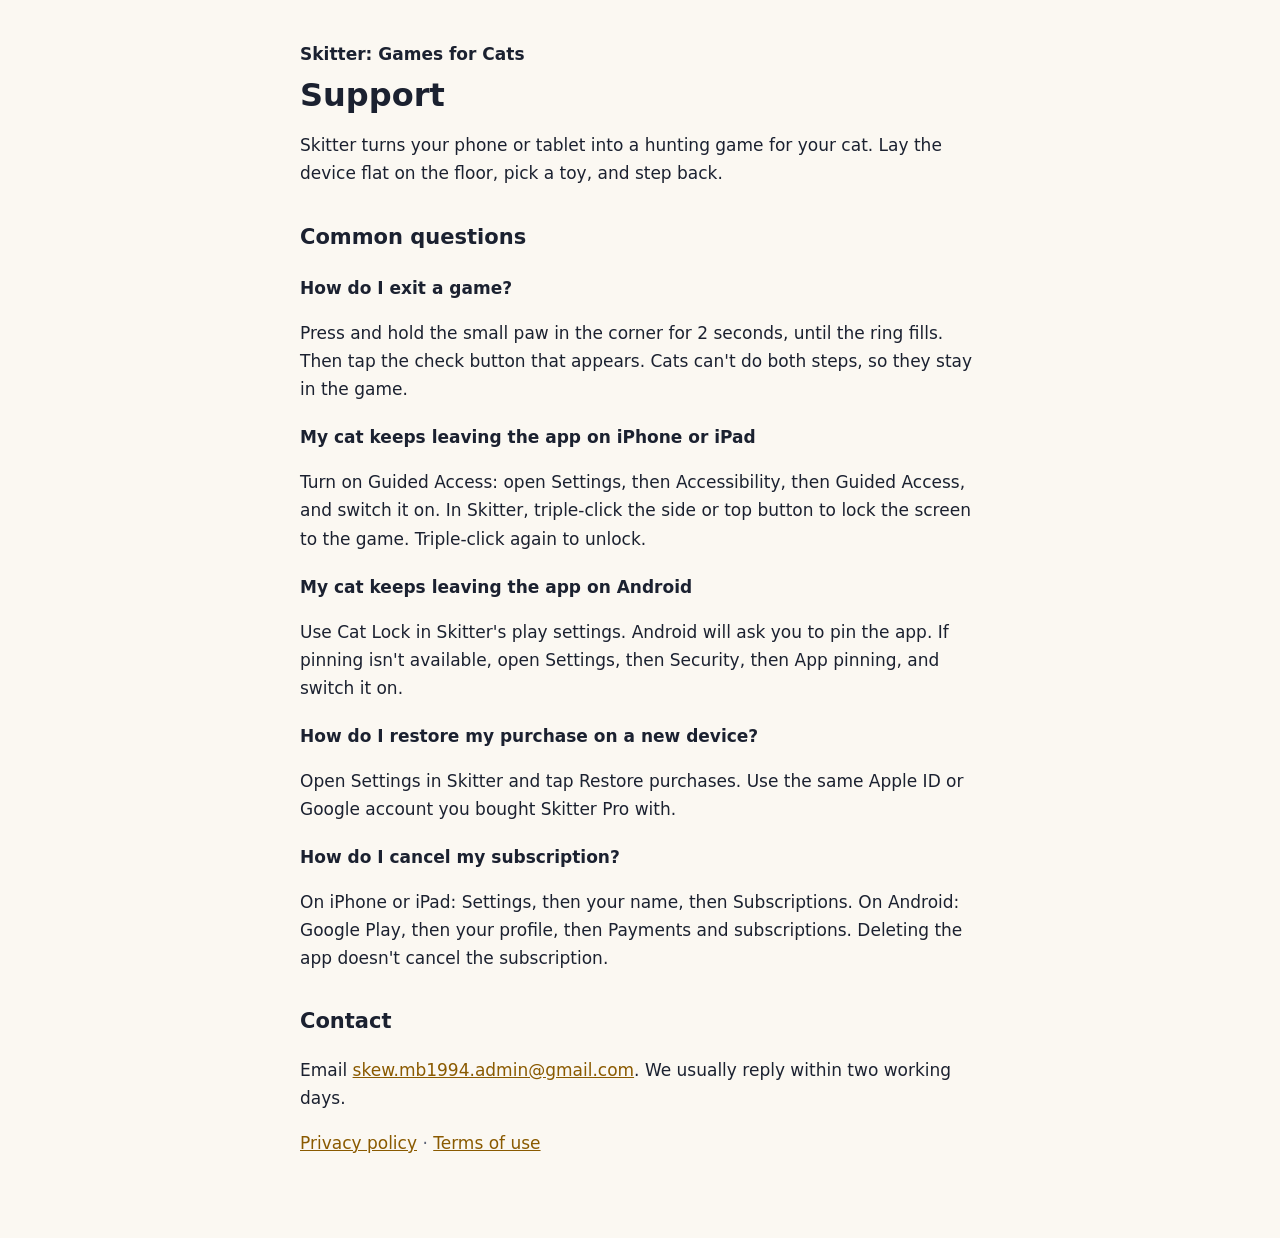
<file: index.html>
<!doctype html>
<html lang="en">
<head>
<meta charset="utf-8">
<meta name="viewport" content="width=device-width, initial-scale=1">
<title>Skitter support</title>
<link rel="stylesheet" href="style.css">
</head>
<body>
<main>
<p class="brand">Skitter: Games for Cats</p>
<h1>Support</h1>
<p>Skitter turns your phone or tablet into a hunting game for your cat. Lay the device flat on the floor, pick a toy, and step back.</p>

<h2>Common questions</h2>
<h3>How do I exit a game?</h3>
<p>Press and hold the small paw in the corner for 2 seconds, until the ring fills. Then tap the check button that appears. Cats can't do both steps, so they stay in the game.</p>

<h3>My cat keeps leaving the app on iPhone or iPad</h3>
<p>Turn on Guided Access: open Settings, then Accessibility, then Guided Access, and switch it on. In Skitter, triple-click the side or top button to lock the screen to the game. Triple-click again to unlock.</p>

<h3>My cat keeps leaving the app on Android</h3>
<p>Use Cat Lock in Skitter's play settings. Android will ask you to pin the app. If pinning isn't available, open Settings, then Security, then App pinning, and switch it on.</p>

<h3>How do I restore my purchase on a new device?</h3>
<p>Open Settings in Skitter and tap Restore purchases. Use the same Apple ID or Google account you bought Skitter Pro with.</p>

<h3>How do I cancel my subscription?</h3>
<p>On iPhone or iPad: Settings, then your name, then Subscriptions. On Android: Google Play, then your profile, then Payments and subscriptions. Deleting the app doesn't cancel the subscription.</p>

<h2>Contact</h2>
<p>Email <a href="mailto:skew.mb1994.admin@gmail.com">skew.mb1994.admin@gmail.com</a>. We usually reply within two working days.</p>

<p class="links"><a href="privacy.html">Privacy policy</a> · <a href="terms.html">Terms of use</a></p>
</main>
</body>
</html>
</file>
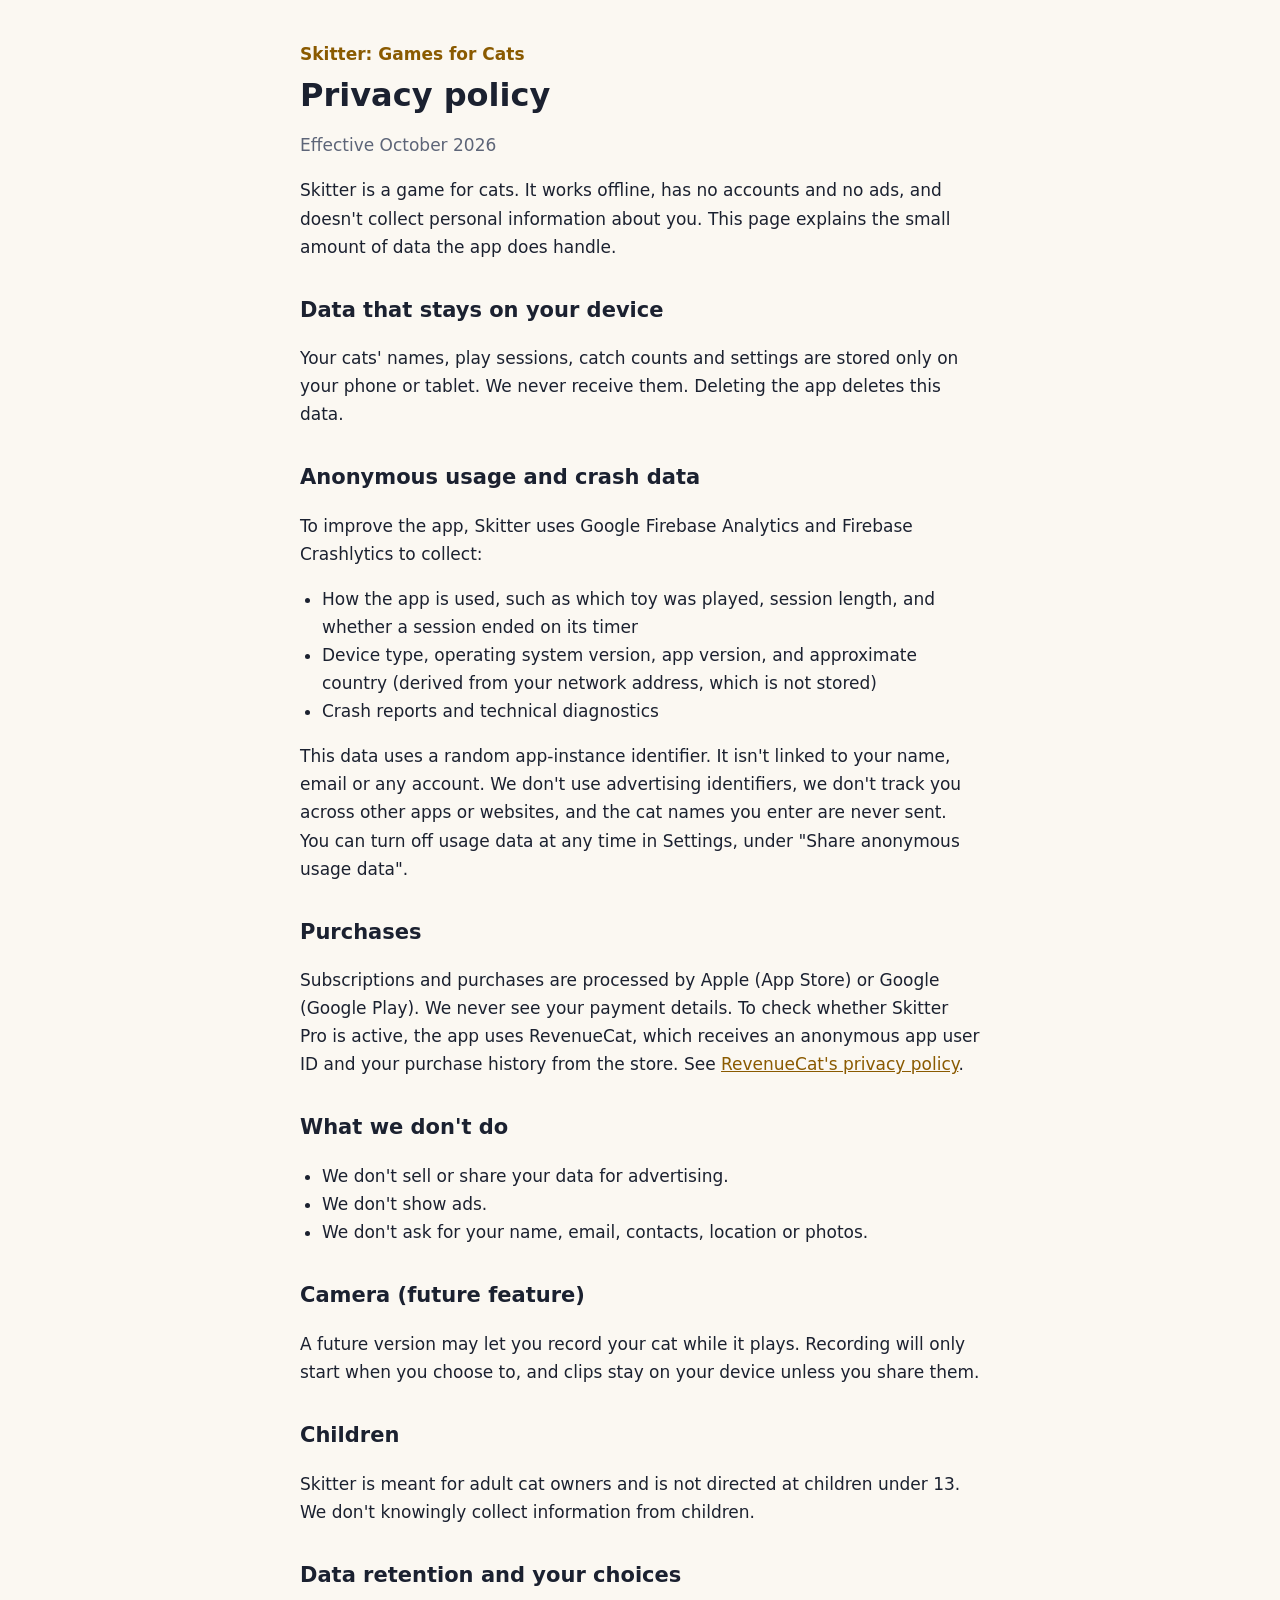
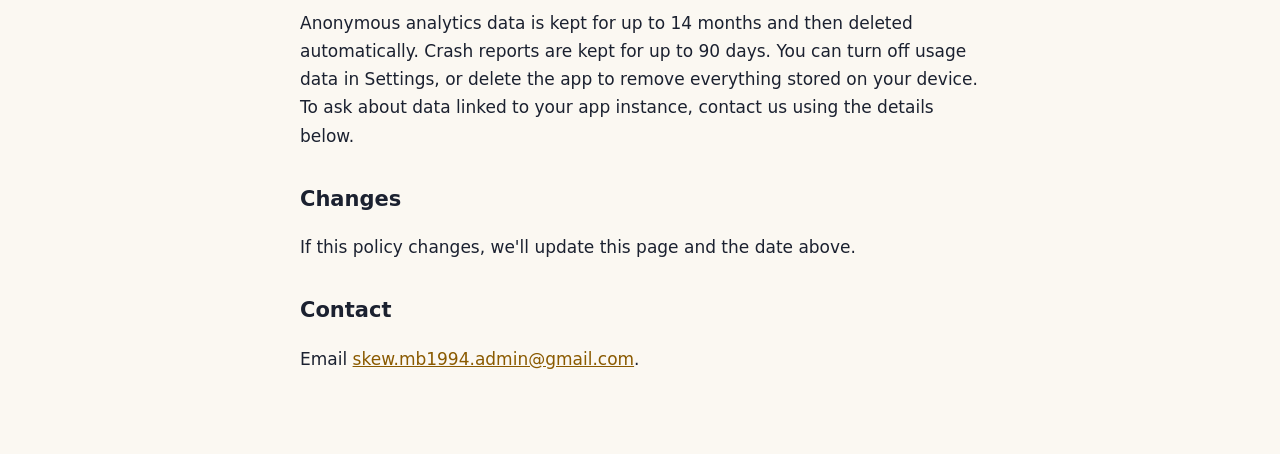
<file: privacy.html>
<!doctype html>
<html lang="en">
<head>
<meta charset="utf-8">
<meta name="viewport" content="width=device-width, initial-scale=1">
<title>Skitter privacy policy</title>
<link rel="stylesheet" href="style.css">
</head>
<body>
<main>
<p class="brand"><a href="index.html">Skitter: Games for Cats</a></p>
<h1>Privacy policy</h1>
<p class="meta">Effective October 2026</p>

<p>Skitter is a game for cats. It works offline, has no accounts and no ads, and doesn't collect personal information about you. This page explains the small amount of data the app does handle.</p>

<h2>Data that stays on your device</h2>
<p>Your cats' names, play sessions, catch counts and settings are stored only on your phone or tablet. We never receive them. Deleting the app deletes this data.</p>

<h2>Anonymous usage and crash data</h2>
<p>To improve the app, Skitter uses Google Firebase Analytics and Firebase Crashlytics to collect:</p>
<ul>
<li>How the app is used, such as which toy was played, session length, and whether a session ended on its timer</li>
<li>Device type, operating system version, app version, and approximate country (derived from your network address, which is not stored)</li>
<li>Crash reports and technical diagnostics</li>
</ul>
<p>This data uses a random app-instance identifier. It isn't linked to your name, email or any account. We don't use advertising identifiers, we don't track you across other apps or websites, and the cat names you enter are never sent. You can turn off usage data at any time in Settings, under "Share anonymous usage data".</p>

<h2>Purchases</h2>
<p>Subscriptions and purchases are processed by Apple (App Store) or Google (Google Play). We never see your payment details. To check whether Skitter Pro is active, the app uses RevenueCat, which receives an anonymous app user ID and your purchase history from the store. See <a href="https://www.revenuecat.com/privacy">RevenueCat's privacy policy</a>.</p>

<h2>What we don't do</h2>
<ul>
<li>We don't sell or share your data for advertising.</li>
<li>We don't show ads.</li>
<li>We don't ask for your name, email, contacts, location or photos.</li>
</ul>

<h2>Camera (future feature)</h2>
<p>A future version may let you record your cat while it plays. Recording will only start when you choose to, and clips stay on your device unless you share them.</p>

<h2>Children</h2>
<p>Skitter is meant for adult cat owners and is not directed at children under 13. We don't knowingly collect information from children.</p>

<h2>Data retention and your choices</h2>
<p>Anonymous analytics data is kept for up to 14 months and then deleted automatically. Crash reports are kept for up to 90 days. You can turn off usage data in Settings, or delete the app to remove everything stored on your device. To ask about data linked to your app instance, contact us using the details below.</p>

<h2>Changes</h2>
<p>If this policy changes, we'll update this page and the date above.</p>

<h2>Contact</h2>
<p>Email <a href="mailto:skew.mb1994.admin@gmail.com">skew.mb1994.admin@gmail.com</a>.</p>
</main>
</body>
</html>
</file>
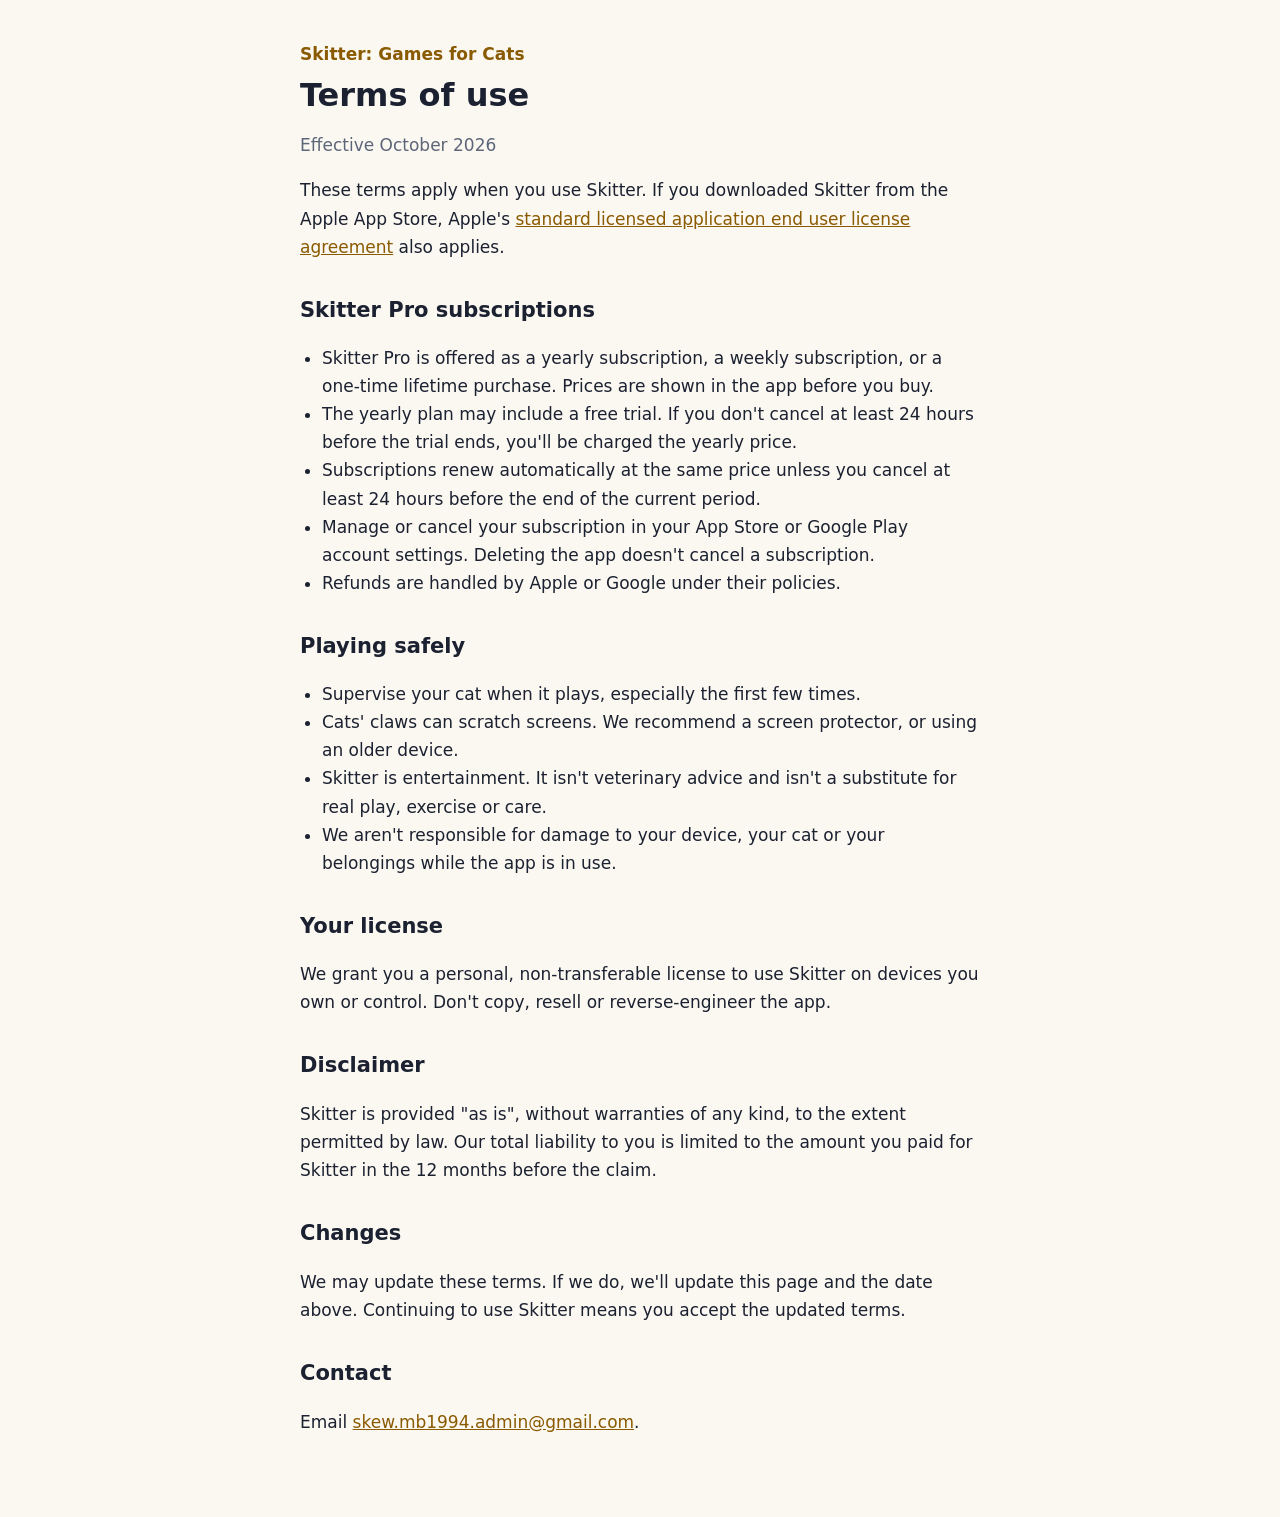
<file: terms.html>
<!doctype html>
<html lang="en">
<head>
<meta charset="utf-8">
<meta name="viewport" content="width=device-width, initial-scale=1">
<title>Skitter terms of use</title>
<link rel="stylesheet" href="style.css">
</head>
<body>
<main>
<p class="brand"><a href="index.html">Skitter: Games for Cats</a></p>
<h1>Terms of use</h1>
<p class="meta">Effective October 2026</p>

<p>These terms apply when you use Skitter. If you downloaded Skitter from the Apple App Store, Apple's <a href="https://www.apple.com/legal/internet-services/itunes/dev/stdeula/">standard licensed application end user license agreement</a> also applies.</p>

<h2>Skitter Pro subscriptions</h2>
<ul>
<li>Skitter Pro is offered as a yearly subscription, a weekly subscription, or a one-time lifetime purchase. Prices are shown in the app before you buy.</li>
<li>The yearly plan may include a free trial. If you don't cancel at least 24 hours before the trial ends, you'll be charged the yearly price.</li>
<li>Subscriptions renew automatically at the same price unless you cancel at least 24 hours before the end of the current period.</li>
<li>Manage or cancel your subscription in your App Store or Google Play account settings. Deleting the app doesn't cancel a subscription.</li>
<li>Refunds are handled by Apple or Google under their policies.</li>
</ul>

<h2>Playing safely</h2>
<ul>
<li>Supervise your cat when it plays, especially the first few times.</li>
<li>Cats' claws can scratch screens. We recommend a screen protector, or using an older device.</li>
<li>Skitter is entertainment. It isn't veterinary advice and isn't a substitute for real play, exercise or care.</li>
<li>We aren't responsible for damage to your device, your cat or your belongings while the app is in use.</li>
</ul>

<h2>Your license</h2>
<p>We grant you a personal, non-transferable license to use Skitter on devices you own or control. Don't copy, resell or reverse-engineer the app.</p>

<h2>Disclaimer</h2>
<p>Skitter is provided "as is", without warranties of any kind, to the extent permitted by law. Our total liability to you is limited to the amount you paid for Skitter in the 12 months before the claim.</p>

<h2>Changes</h2>
<p>We may update these terms. If we do, we'll update this page and the date above. Continuing to use Skitter means you accept the updated terms.</p>

<h2>Contact</h2>
<p>Email <a href="mailto:skew.mb1994.admin@gmail.com">skew.mb1994.admin@gmail.com</a>.</p>
</main>
</body>
</html>
</file>
<file: style.css>
:root {
  --bg: #fbf8f2;
  --text: #1b2130;
  --muted: #5d6578;
  --accent: #8a5a00;
  color-scheme: light dark;
}
@media (prefers-color-scheme: dark) {
  :root { --bg: #0e1524; --text: #f4ede1; --muted: #98a2b8; --accent: #f5c842; }
}
body {
  margin: 0;
  background: var(--bg);
  color: var(--text);
  font: 17px/1.65 system-ui, -apple-system, "Segoe UI", Roboto, sans-serif;
}
main { max-width: 680px; margin: 0 auto; padding: 40px 16px 64px; }
h1 { font-size: 32px; line-height: 1.2; margin: 8px 0 4px; }
h2 { font-size: 21px; margin: 32px 0 8px; }
h3 { font-size: 17px; margin: 20px 0 4px; }
a { color: var(--accent); }
.brand { font-weight: 600; margin: 0; }
.brand a { text-decoration: none; }
.meta, .links { color: var(--muted); }
ul { padding-left: 22px; }
</file>
